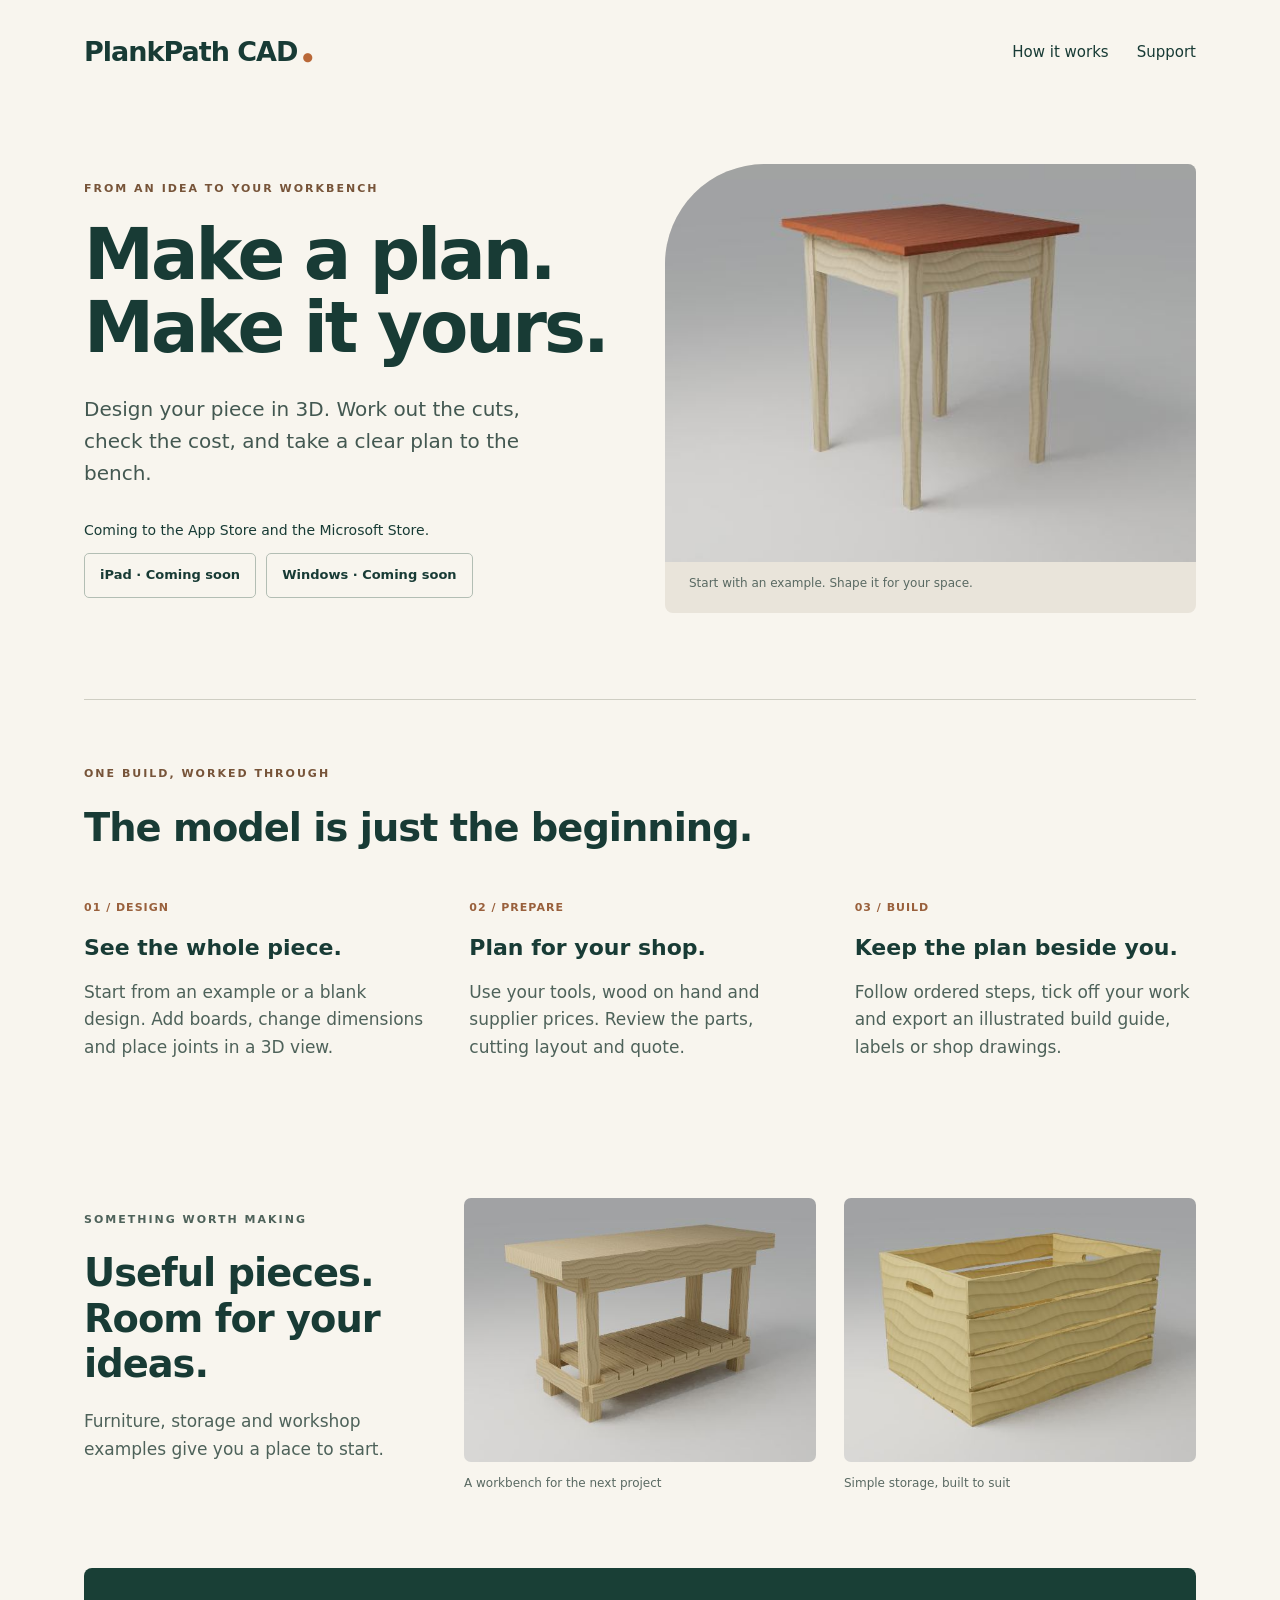
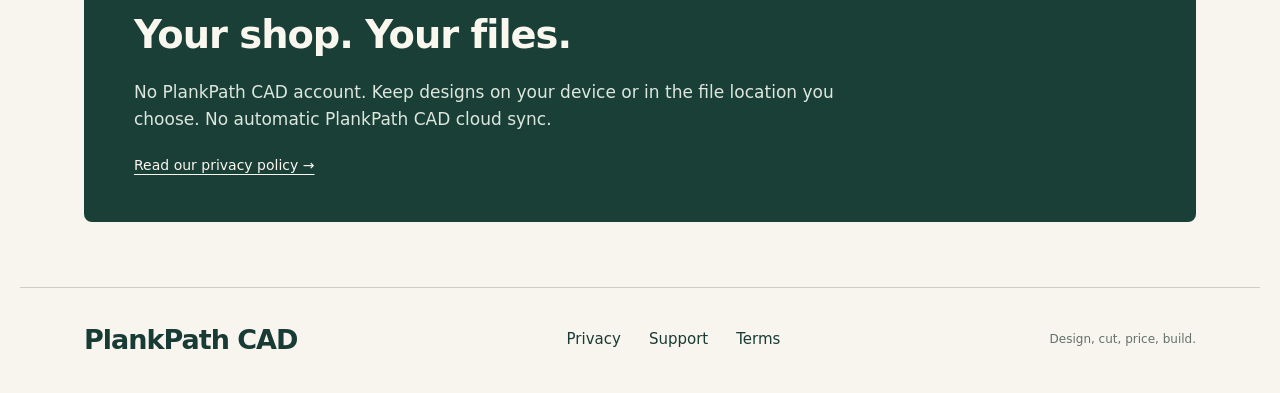
<file: index.html>
<!doctype html>
<html lang="en"><head><meta charset="utf-8"><meta name="viewport" content="width=device-width,initial-scale=1"><meta name="description" content="PlankPath CAD brings woodworking design, cut planning and pricing together for your own shop."><title>PlankPath CAD — Design, cut, price, build</title><link rel="stylesheet" href="site.css"></head>
<body><header><a class="brand" href="index.html">PlankPath CAD<span class="brand-dot" aria-hidden="true">●</span></a><nav aria-label="Main"><a href="#how">How it works</a><a href="support.html">Support</a></nav></header>
<main><section class="hero"><div><p class="eyebrow">FROM AN IDEA TO YOUR WORKBENCH</p><h1>Make a plan.<br>Make it yours.</h1><p class="intro">Design your piece in 3D. Work out the cuts, check the cost, and take a clear plan to the bench.</p><p class="coming" id="availability">Coming to the App Store and the Microsoft Store.</p><div class="stores"><!-- App Store href: <James: URL> --><span class="store" aria-disabled="true">iPad · Coming soon</span><!-- Microsoft Store href: <James: URL> --><span class="store" aria-disabled="true">Windows · Coming soon</span></div></div><figure class="hero-image"><img src="images/shaker-end-table.jpg" alt="A Shaker end table example with tapered legs and a contrasting wooden top" width="560" height="420"><figcaption>Start with an example. Shape it for your space.</figcaption></figure></section>
<section id="how" class="how"><p class="eyebrow">ONE BUILD, WORKED THROUGH</p><h2>The model is just the beginning.</h2><div class="steps"><article><span>01 / DESIGN</span><h3>See the whole piece.</h3><p>Start from an example or a blank design. Add boards, change dimensions and place joints in a 3D view.</p></article><article><span>02 / PREPARE</span><h3>Plan for your shop.</h3><p>Use your tools, wood on hand and supplier prices. Review the parts, cutting layout and quote.</p></article><article><span>03 / BUILD</span><h3>Keep the plan beside you.</h3><p>Follow ordered steps, tick off your work and export an illustrated build guide, labels or shop drawings.</p></article></div></section>
<section class="examples"><div><p class="eyebrow">SOMETHING WORTH MAKING</p><h2>Useful pieces.<br>Room for your ideas.</h2><p>Furniture, storage and workshop examples give you a place to start.</p></div><figure><img src="images/two-by-four-workbench.jpg" alt="The two-by workbench example" width="560" height="420" loading="lazy"><figcaption>A workbench for the next project</figcaption></figure><figure><img src="images/large-slatted-wood-crate.jpg" alt="The large slatted wood crate example" width="560" height="420" loading="lazy"><figcaption>Simple storage, built to suit</figcaption></figure></section>
<section class="local"><h2>Your shop. Your files.</h2><p>No PlankPath CAD account. Keep designs on your device or in the file location you choose. No automatic PlankPath CAD cloud sync.</p><a href="privacy.html">Read our privacy policy →</a></section></main>
<footer><a class="brand" href="index.html">PlankPath CAD</a><nav aria-label="Policies"><a href="privacy.html">Privacy</a><a href="support.html">Support</a><a href="terms.html">Terms</a></nav><p>Design, cut, price, build.</p></footer></body></html>
</file>
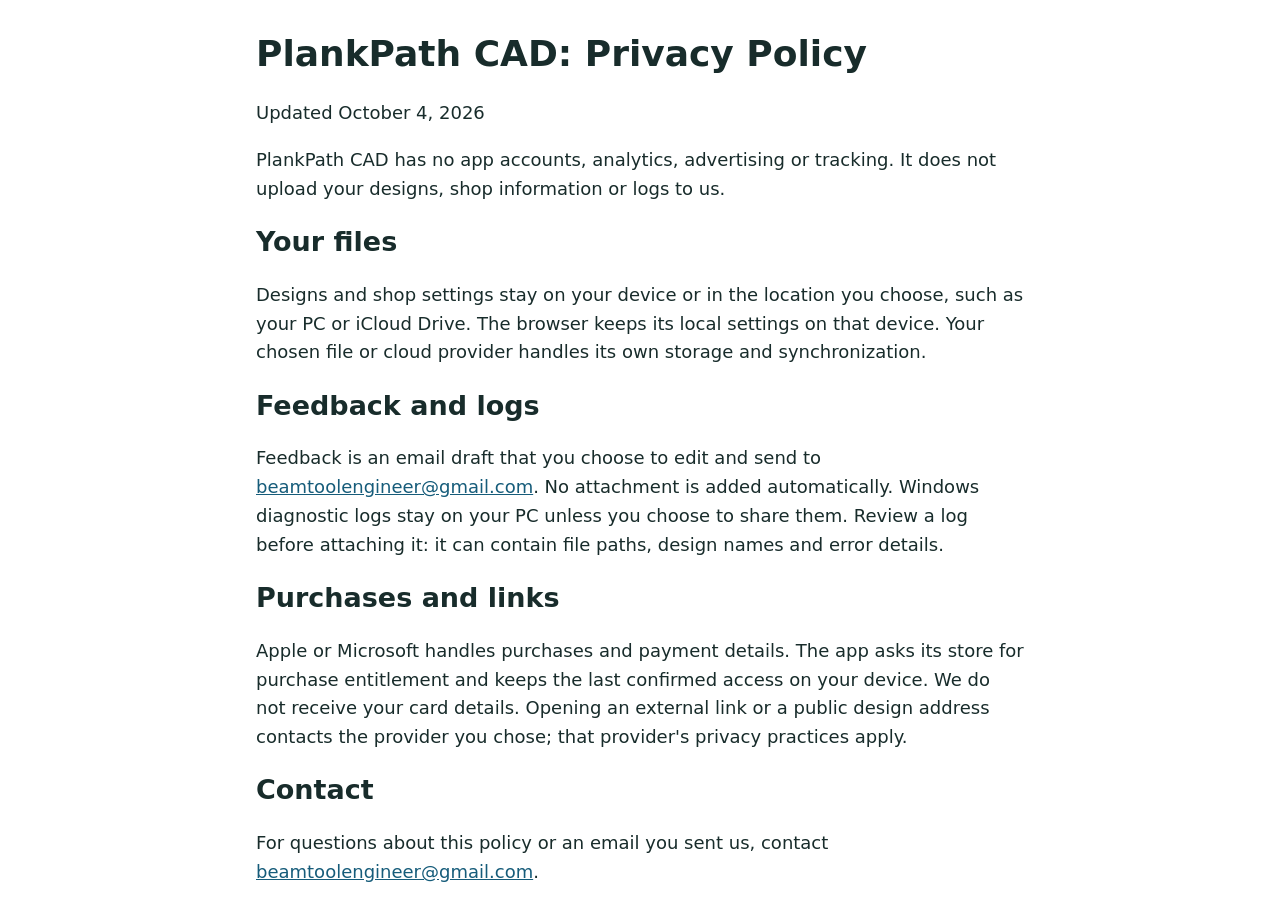
<file: privacy.html>
<!doctype html>
<html lang="en"><head><meta charset="utf-8"><meta name="viewport" content="width=device-width,initial-scale=1"><title>PlankPath CAD: Privacy Policy</title><style>body{font:18px/1.6 system-ui,sans-serif;max-width:48rem;margin:2rem auto;padding:0 1.2rem;color:#182c2b;background:#fff}a{color:#165c7a}h1,h2{line-height:1.2}code{overflow-wrap:anywhere}</style></head><body><main><h1>PlankPath CAD: Privacy Policy</h1><p>Updated October 4, 2026</p><p>PlankPath CAD has no app accounts, analytics, advertising or tracking. It does not upload your designs, shop information or logs to us.</p>
<h2>Your files</h2><p>Designs and shop settings stay on your device or in the location you choose, such as your PC or iCloud Drive. The browser keeps its local settings on that device. Your chosen file or cloud provider handles its own storage and synchronization.</p>
<h2>Feedback and logs</h2><p>Feedback is an email draft that you choose to edit and send to <a href="mailto:beamtoolengineer@gmail.com" target="_blank" rel="noopener">beamtoolengineer@gmail.com</a>. No attachment is added automatically. Windows diagnostic logs stay on your PC unless you choose to share them. Review a log before attaching it: it can contain file paths, design names and error details.</p>
<h2>Purchases and links</h2><p>Apple or Microsoft handles purchases and payment details. The app asks its store for purchase entitlement and keeps the last confirmed access on your device. We do not receive your card details. Opening an external link or a public design address contacts the provider you chose; that provider's privacy practices apply.</p>
<h2>Contact</h2><p>For questions about this policy or an email you sent us, contact <a href="mailto:beamtoolengineer@gmail.com" target="_blank" rel="noopener">beamtoolengineer@gmail.com</a>.</p></main></body></html>
</file>
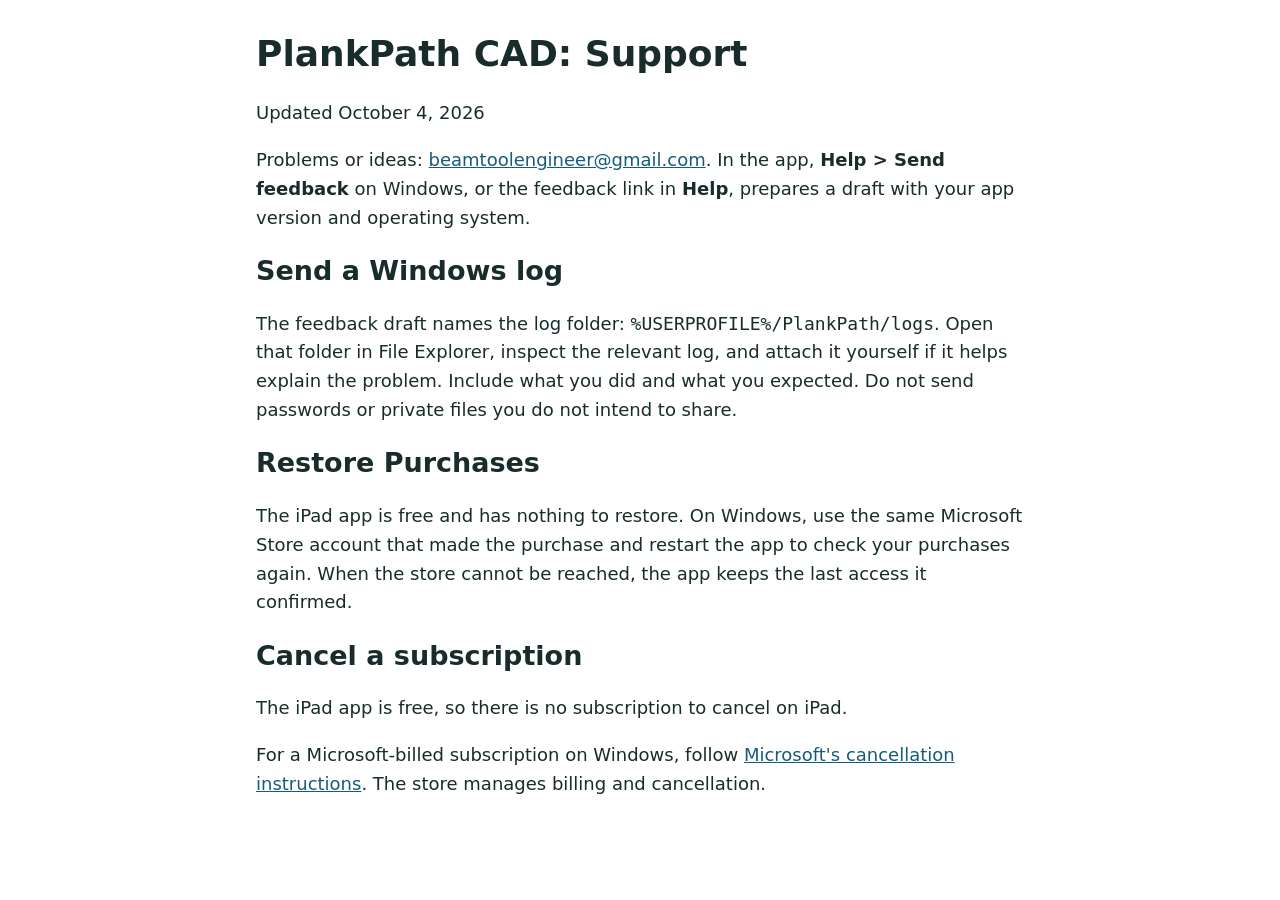
<file: support.html>
<!doctype html>
<html lang="en"><head><meta charset="utf-8"><meta name="viewport" content="width=device-width,initial-scale=1"><title>PlankPath CAD: Support</title><style>body{font:18px/1.6 system-ui,sans-serif;max-width:48rem;margin:2rem auto;padding:0 1.2rem;color:#182c2b;background:#fff}a{color:#165c7a}h1,h2{line-height:1.2}code{overflow-wrap:anywhere}</style></head><body><main><h1>PlankPath CAD: Support</h1><p>Updated October 4, 2026</p><p>Problems or ideas: <a href="mailto:beamtoolengineer@gmail.com" target="_blank" rel="noopener">beamtoolengineer@gmail.com</a>. In the app, <strong>Help &gt; Send feedback</strong> on Windows, or the feedback link in <strong>Help</strong>, prepares a draft with your app version and operating system.</p>
<h2>Send a Windows log</h2><p>The feedback draft names the log folder: <code>%USERPROFILE%/PlankPath/logs</code>. Open that folder in File Explorer, inspect the relevant log, and attach it yourself if it helps explain the problem. Include what you did and what you expected. Do not send passwords or private files you do not intend to share.</p>
<h2>Restore Purchases</h2><p>The iPad app is free and has nothing to restore. On Windows, use the same Microsoft Store account that made the purchase and restart the app to check your purchases again. When the store cannot be reached, the app keeps the last access it confirmed.</p>
<h2>Cancel a subscription</h2><p>The iPad app is free, so there is no subscription to cancel on iPad.</p><p>For a Microsoft-billed subscription on Windows, follow <a href="https://support.microsoft.com/en-us/accounts-billing/subscriptions/cancel-your-microsoft-subscription" target="_blank" rel="noopener">Microsoft's cancellation instructions</a>. The store manages billing and cancellation.</p></main></body></html>
</file>
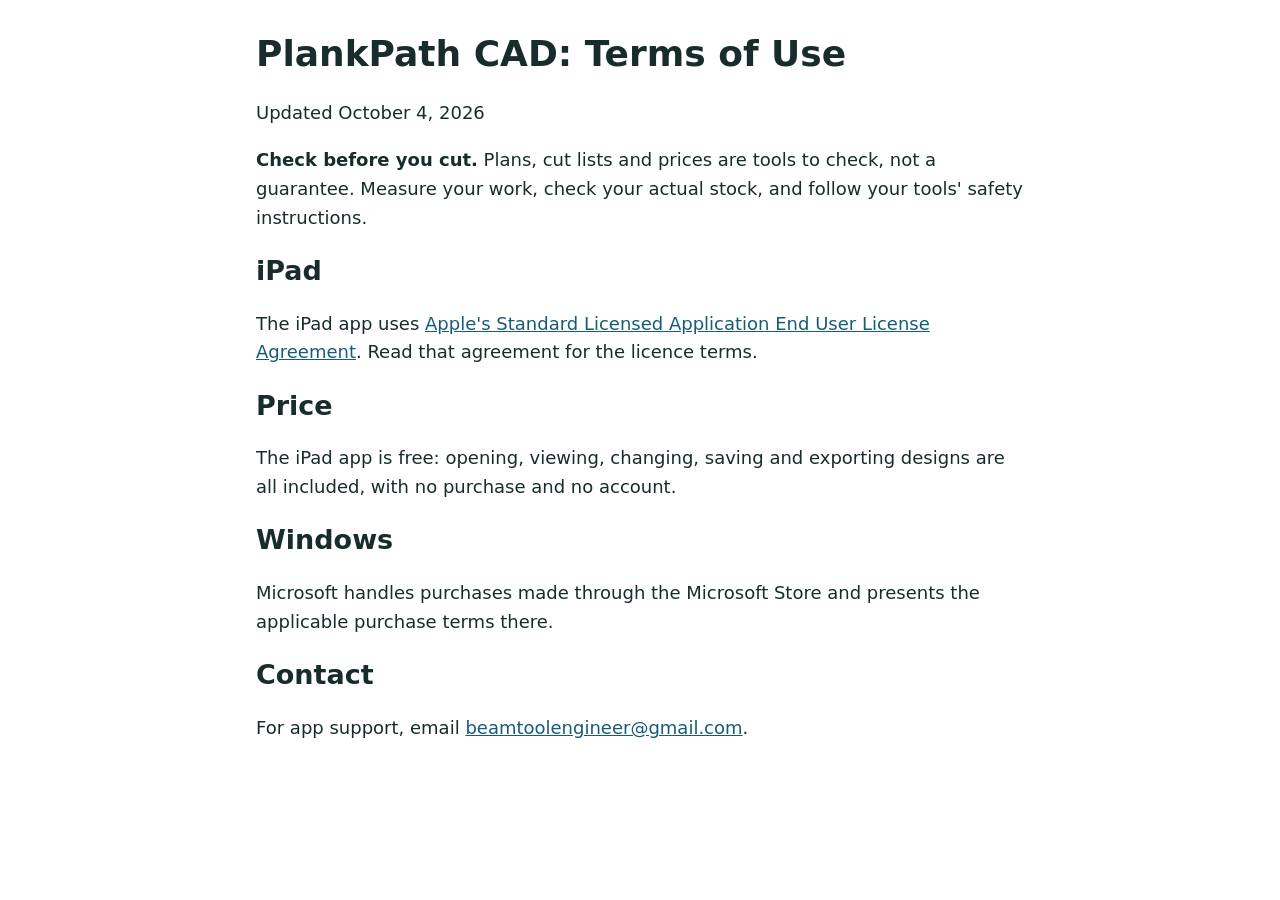
<file: terms.html>
<!doctype html>
<html lang="en"><head><meta charset="utf-8"><meta name="viewport" content="width=device-width,initial-scale=1"><title>PlankPath CAD: Terms of Use</title><style>body{font:18px/1.6 system-ui,sans-serif;max-width:48rem;margin:2rem auto;padding:0 1.2rem;color:#182c2b;background:#fff}a{color:#165c7a}h1,h2{line-height:1.2}code{overflow-wrap:anywhere}</style></head><body><main><h1>PlankPath CAD: Terms of Use</h1><p>Updated October 4, 2026</p><aside class="check-before-cut" role="note"><strong>Check before you cut.</strong> Plans, cut lists and prices are tools to check, not a guarantee. Measure your work, check your actual stock, and follow your tools&#39; safety instructions.</aside><h2>iPad</h2><p>The iPad app uses <a href="https://www.apple.com/legal/internet-services/itunes/dev/stdeula/" target="_blank" rel="noopener">Apple's Standard Licensed Application End User License Agreement</a>. Read that agreement for the licence terms.</p><h2>Price</h2><p>The iPad app is free: opening, viewing, changing, saving and exporting designs are all included, with no purchase and no account.</p><h2>Windows</h2><p>Microsoft handles purchases made through the Microsoft Store and presents the applicable purchase terms there.</p><h2>Contact</h2><p>For app support, email <a href="mailto:beamtoolengineer@gmail.com" target="_blank" rel="noopener">beamtoolengineer@gmail.com</a>.</p></main></body></html>
</file>
<file: site.css>
*{box-sizing:border-box}html{scroll-behavior:smooth}body{margin:0;background:#f8f5ee;color:#183b35;font:17px/1.6 system-ui,sans-serif}a{color:inherit;text-underline-offset:4px}header,main,footer{max-width:1240px;margin:auto;padding:0 5vw}header{height:104px;display:flex;align-items:center;justify-content:space-between}.brand{font-size:27px;font-weight:750;letter-spacing:-1px;text-decoration:none}.brand-dot{font-size:12px;color:#b96838;margin-left:5px}nav{display:flex;gap:28px}nav a{font-size:15px;text-decoration:none}a:hover{text-decoration:underline}a:focus-visible{outline:3px solid #b96838;outline-offset:6px}.hero{display:grid;grid-template-columns:1fr 1fr;align-items:center;gap:50px;padding:60px 0 86px}.eyebrow{font-size:11px;letter-spacing:2px;font-weight:750;color:#775439;margin:0 0 22px}h1{font-size:clamp(42px,5.5vw,74px);line-height:1.04;letter-spacing:-3px;margin:0 0 27px}h2{font-size:clamp(28px,3vw,39px);line-height:1.18;letter-spacing:-1px;margin:0 0 22px}h3{font-size:22px;line-height:1.3;margin:14px 0 10px}.intro{font-size:20px;max-width:460px;color:#435851}.coming{font-size:14px;margin:30px 0 12px}.stores{display:flex;gap:10px;flex-wrap:wrap}.store{padding:11px 15px;border:1px solid #b3beb4;border-radius:5px;font-size:13px;font-weight:650}figure{margin:0}img{display:block;width:100%;height:auto}figcaption{font-size:12px;padding-top:12px;color:#596962}.hero-image{border-radius:100px 8px 8px 8px;overflow:hidden;background:#e9e4da;padding-bottom:20px}.hero-image figcaption{padding-left:24px}.how{border-top:1px solid #cfcec3;padding:65px 0}.steps{display:grid;grid-template-columns:repeat(3,1fr);gap:44px;margin-top:42px}.steps span{color:#99603c;letter-spacing:1px;font-size:11px;font-weight:700}.steps p,.examples p{color:#4e625a}.examples{display:grid;grid-template-columns:1fr 1fr 1fr;gap:28px;padding:55px 0 75px;align-items:center}.examples img{border-radius:7px}.local{background:#193f36;color:#faf7ef;padding:44px 50px;border-radius:8px;margin:0 0 65px}.local p{max-width:710px;color:#dde7dd}.local a{font-size:14px}footer{border-top:1px solid #cfcec3;padding-top:30px;padding-bottom:32px;display:flex;justify-content:space-between;gap:25px;align-items:center}footer p{font-size:12px;color:#637268}@media(max-width:760px){header{height:84px}.hero{grid-template-columns:1fr;padding:30px 0 50px;gap:30px}h1{letter-spacing:-2px}.hero-image{border-radius:55px 6px 6px 6px}.steps,.examples{grid-template-columns:1fr;gap:28px}.how{padding:42px 0}.examples{padding:25px 0 45px}.local{padding:30px 24px}footer{align-items:flex-start;flex-wrap:wrap}header nav{gap:14px}header nav a{font-size:13px}footer nav{gap:18px}}@media(prefers-reduced-motion:reduce){html{scroll-behavior:auto}}
</file>
